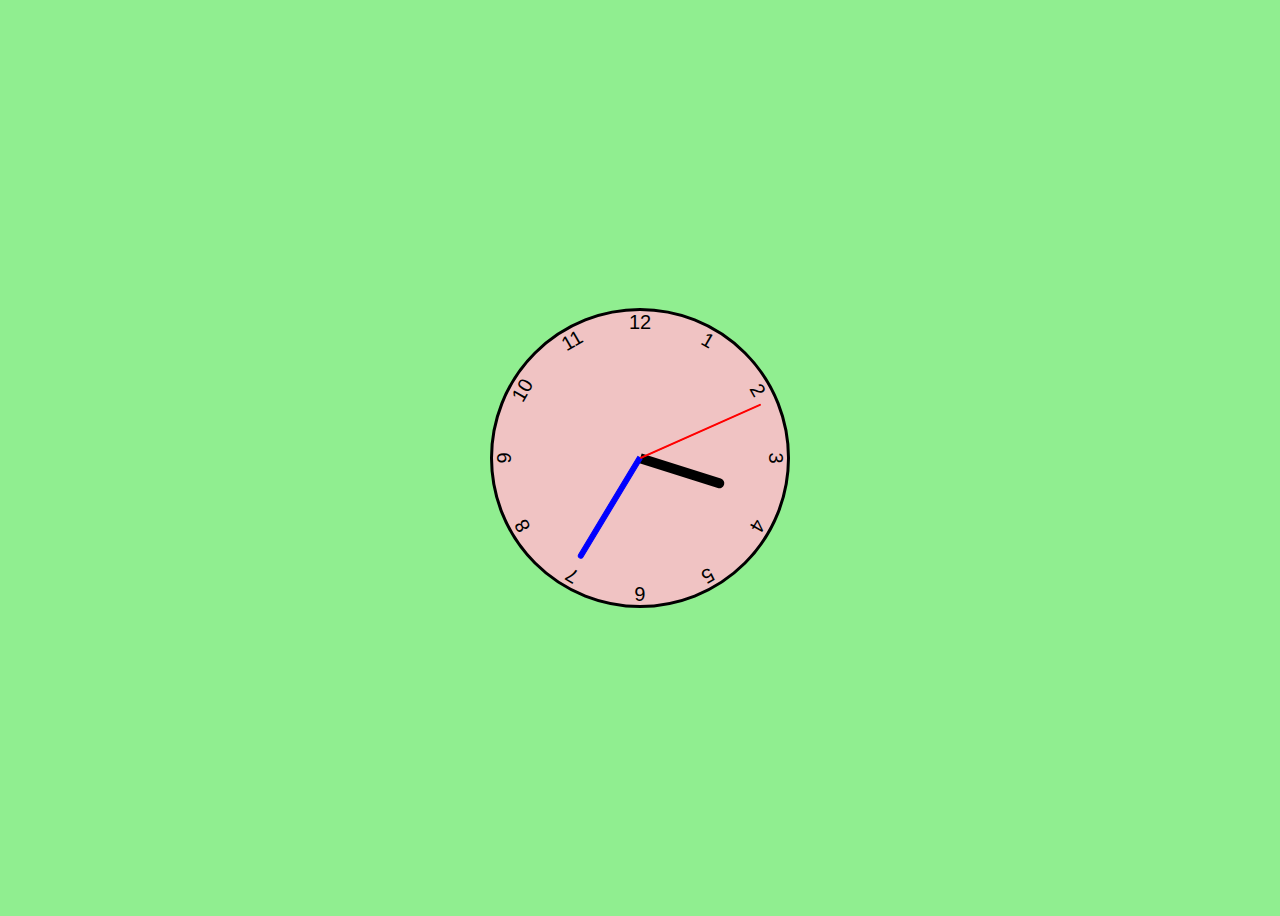
<file: clock.html>
<!DOCTYPE html>
<html lang="en">
<head>
    <meta charset="UTF-8">
    <meta http-equiv="X-UA-Compatible" content="IE=edge">
    <meta name="viewport" content="width=device-width, initial-scale=1.0">
    <title>Clock</title>
    <link rel="stylesheet" href="./clock.css">
    
</head>
<body>
    <div class="clock">
        <div class="Hand hour" id="data-hour"></div>
        <div class="Hand minutes" id="data-minutes"></div>
        <div class="Hand seconds" id="data-seconds"></div>
          <div class="number number1">1</div>
          <div class="number number2">2</div>
          <div class="number number3">3</div>
          <div class="number number4">4</div>
          <div class="number number5">5</div>
          <div class="number number6">6</div>
          <div class="number number7">7</div>
          <div class="number number8">8</div>
          <div class="number number9">9</div>
          <div class="number number10">10</div>
          <div class="number number11">11</div>
          <div class="number number12">12</div>
    </div>

    <script src="./clock.js"></script>
</body>
</html>
</file>
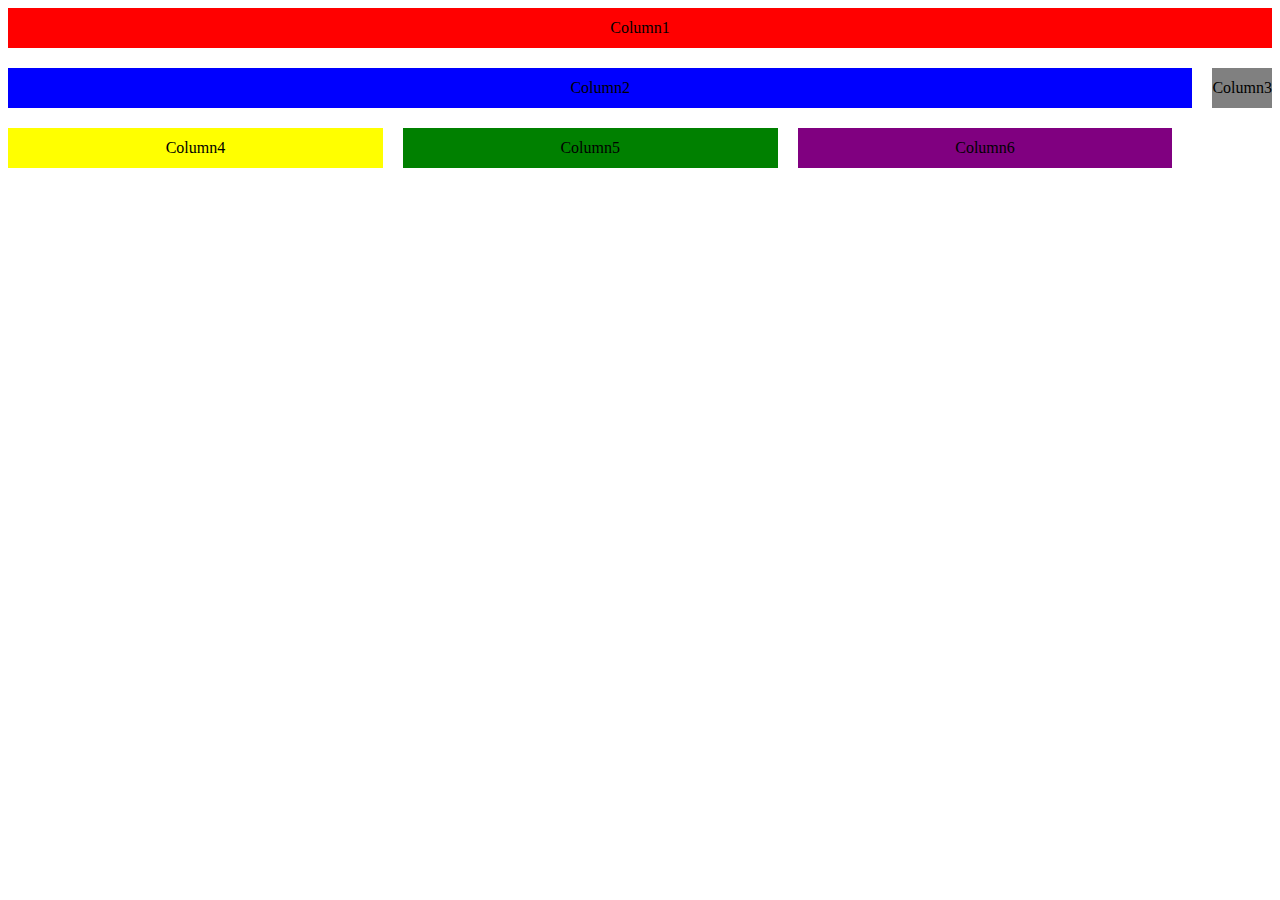
<file: grid.html>
<html lang="en">
<head>
    <meta charset="UTF-8">
    <meta http-equiv="X-UA-Compatible" content="IE=edge">
    <meta name="viewport" content="width=device-width, initial-scale=1.0">
    <title>Document</title>
    <style>
        .container {
            display: grid;
            grid-template-columns: 1fr 1fr 1fr;
            grid-template-rows: repeat(1fr,3fr);
            grid-gap: 20px;
        }
        .child {
            line-height: 40px;
            text-align: center;

        }
        #item1 {
            background-color: red;
            grid-column: 1/6;

            
        }
        #item2 {
            background-color: blue;
            grid-column: 1/5;
        }
        #item3 {
            background-color: grey;
        }
        #item4 {
            background-color: yellow;
        }
        #item5 {
            background-color: green;
        }
        #item6 {
            background-color: purple;
        }
    </style>
</head>
<body>
    <div class="container">
        <div class="child" id="item1">Column1</div>
        <div class="child" id="item2">Column2</div>
        <div class="child" id="item3">Column3</div>
        <div class="child" id="item4">Column4</div>
        <div class="child" id="item5">Column5</div>
        <div class="child" id="item6">Column6</div>
    </div>
</body>
</html>
</file>
<file: clock.css>
* {
    box-sizing: border-box;
    font-family:Arial, Helvetica, sans-serif;
}
body {
    background: lightgreen;
    /* position: absolute;
    left: 40%;
    top: 20%;   another way to change the to center */
    display: flex;
    justify-content: center;
    align-items: center;
    min-height: 100vh;
    /* overflow: hidden is used to do not move up,down,left and right */
    overflow: hidden;
    
}

.clock {
    width: 300px;
    height: 300px;
    background-color: rgb(240, 195, 195);
    border-radius: 50%;
    position: relative;
    border: 3px solid black; 
}

.clock .number {
    /* --rotation: by default rotation should zero */
    --rotation: 0;                                       
    position: absolute;
    width: 100%;
    height: 100%;
    text-align: center;
    transform: rotate(var(--rotation)); 
    /* (var(--rotation): we used to write to multiply like degrees 30,60,90 deg */
    font-size: 20px;
}

.clock .number1 { --rotation:  30deg; }
.clock .number2 { --rotation:  60deg; }
.clock .number3 { --rotation:  90deg; }
.clock .number4 { --rotation:  120deg; }
.clock .number5 { --rotation:  150deg; }
.clock .number6 { --rotation:  180deg; }
.clock .number7 { --rotation:  210deg; }
.clock .number8 { --rotation:  240deg; }
.clock .number9 { --rotation:  270deg; }
.clock .number10 { --rotation: 300deg; }
.clock .number11 { --rotation: 330deg; }
.clock .number12 { --rotation: 360deg; }


.clock .Hand {
    --rotation: 0;
    position: absolute;
    height: 45%;
    border: 3px solid black;
    border: none;
    width: 10px;
    left: 50%;
    bottom: 50%;
    background-color: black;
    border-top-left-radius: 80px;
    border-top-right-radius: 80px;
    transform-origin: bottom;
    transform: translateX(-50%) rotate(calc(var(--rotation)* 1deg));  
}

.clock::after {
    position: absolute;
    background-color: black;
    width: 20px;
    height: 20px;
    top: 47%;
    left: 47%;
    /* z-index is used to change the lower to upper element */
    /* z-index: 11; */
    /* content: '' - means adding a new element of a style */
    /* content: '';   */
    border-radius: 50%;     

}

.clock .Hand.seconds {
    width: 2px;
    height: 45%;
    border: 1px solid red;
    background-color: red;    
}

.clock .Hand.minutes{
    width: 6px;
    height: 40%;
    border: 1px solid  blue;
    background-color:  blue;
    border-top-left-radius: 350px;
    border-top-right-radius: 350px; 
}

.clock .Hand.hour {
    width: 10px;
    height: 30%;
    background-color: black;
}
</file>
